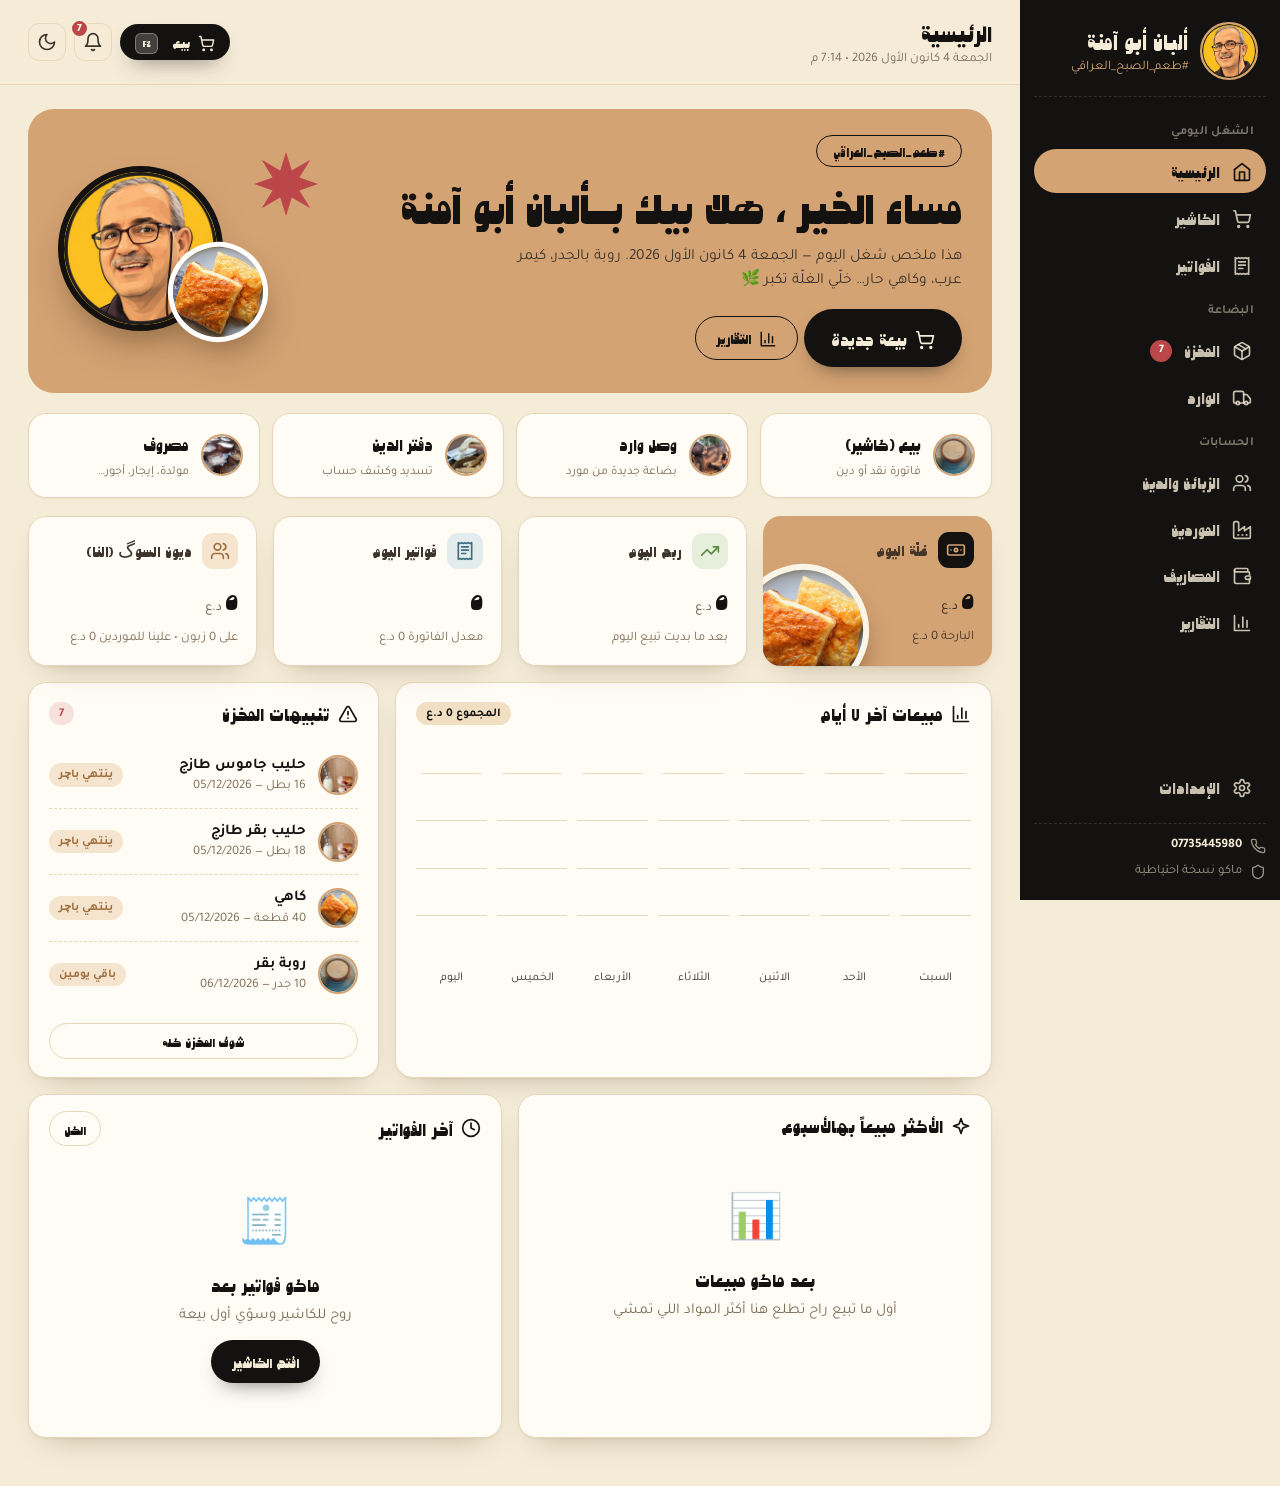
<file: index.html>
<!doctype html>
<html lang="ar" dir="rtl">
<head>
  <meta charset="utf-8">
  <meta name="viewport" content="width=device-width, initial-scale=1">
  <title>ألبان أبو آمنة — إدارة المحل</title>
  <meta name="theme-color" content="#F5ECD7">
  <link rel="preconnect" href="https://fonts.googleapis.com">
  <link rel="preconnect" href="https://fonts.gstatic.com" crossorigin>
  <link href="https://fonts.googleapis.com/css2?family=Tajawal:wght@400;500;700;800&display=swap" rel="stylesheet">
  <link rel="stylesheet" href="css/style.css">
  <link rel="icon" type="image/png" href="assets/img/logo-64.png">
  <link rel="apple-touch-icon" href="assets/img/logo.png">
  <script src="js/brand-font.js"></script>
  <script src="js/brand-logo.js"></script>
  <script>
    try { var t = JSON.parse(localStorage.getItem('abu-amna-theme') || '"auto"'); if (t !== 'auto') document.documentElement.dataset.theme = t; } catch (e) {}
  </script>
</head>
<body>
  <div class="app">
    <aside class="sidebar" id="sidebar">
      <div class="brand">
        <div class="brand-logo"><img src="assets/img/logo.png" alt="ألبان أبو آمنة"></div>
        <div>
          <div class="brand-name" id="brand-name">ألبان أبو آمنة</div>
          <div class="brand-sub">#طعم_الصبح_العراقي</div>
        </div>
      </div>
      <nav class="nav" id="nav"></nav>
      <div class="side-foot" id="side-foot"></div>
    </aside>
    <div class="scrim" id="scrim"></div>

    <main class="main">
      <header class="topbar">
        <button class="icon-btn only-mobile" id="menu-btn" title="القائمة"></button>
        <div class="top-title">
          <h1 id="page-title">الرئيسية</h1>
          <div class="top-date" id="top-date"></div>
        </div>
        <div class="top-actions">
          <button class="btn btn-primary btn-sm hide-sm" id="quick-sale"></button>
          <button class="icon-btn has-badge" id="alerts-btn" title="التنبيهات"></button>
          <button class="icon-btn" id="theme-btn" title="الوضع الليلي / النهاري"></button>
        </div>
      </header>
      <section id="view" class="view"></section>
    </main>
  </div>

  <div id="modal-root"></div>
  <div id="toasts"></div>
  <iframe id="print-frame" title="print" aria-hidden="true"></iframe>

  <script src="js/store.js"></script>
  <script src="js/ui.js"></script>
  <script src="js/pages-main.js"></script>
  <script src="js/pages-stock.js"></script>
  <script src="js/pages-people.js"></script>
  <script src="js/pages-reports.js"></script>
  <script src="js/app.js"></script>
</body>
</html>
</file>
<file: css/style.css>
/* =========================================================
   البان ابو امنة — التصميم
   ========================================================= */
:root {
  /* هوية ألبان أبو آمنة — نفس ألوان الموقع */
  --cream: #F5ECD7; --cream-2: #FBF5E8; --caramel: #D4A373; --caramel-deep: #B98552;
  --brand-green: #6A994E; --brand-red: #BC4749; --ink: #141210; --ink-2: #3D352C;

  --bg: #F5ECD7; --surface: #FFFCF5; --surface-2: #FBF5E8; --surface-3: #F0E4CB;
  --border: #E7D7B8; --border-strong: #D6C09A;
  --text: #141210; --text-2: #3D352C; --muted: #7D6D58;
  --primary: #141210; --primary-600: #3D352C; --primary-soft: #F1DFC4; --primary-ink: #F5ECD7;
  --accent: #D4A373; --accent-soft: #F4E4CD;
  --danger: #BC4749; --danger-soft: #F7E1DD;
  --warn: #A06F3F; --warn-soft: #F5E5CE;
  --info: #3E6E80; --info-soft: #E2ECEC;
  --ok: #5A8A3F; --ok-soft: #E6EFDB;
  --shadow-sm: 0 1px 2px rgba(60, 35, 10, .06);
  --shadow: 0 1px 2px rgba(60, 35, 10, .05), 0 14px 30px -18px rgba(60, 35, 10, .35);
  --shadow-lg: 0 30px 70px -24px rgba(60, 35, 10, .5);
  --radius: 18px; --radius-sm: 12px;
  --sidebar-w: 260px;
  --font: 'Tajawal', 'Segoe UI', Tahoma, sans-serif;
  --font-brand: 'Mataryah', 'Tajawal', 'Segoe UI', Tahoma, sans-serif;
  --c0: #B98552; --c1: #6A994E; --c2: #BC4749; --c3: #3E6E80; --c4: #D4A373; --c5: #3D352C;
  color-scheme: light;
}
:root[data-theme="dark"] {
    --bg: #141210; --surface: #1D1915; --surface-2: #231E19; --surface-3: #2C251F;
    --border: #3A3129; --border-strong: #4A3F34;
    --text: #F5ECD7; --text-2: #D9CBB0; --muted: #A8977E;
    --primary: #D4A373; --primary-600: #E0B286; --primary-soft: #3A2C1E; --primary-ink: #141210;
    --accent: #D4A373; --accent-soft: #3A2C1E;
    --danger: #E0716F; --danger-soft: #3B1E1D;
    --warn: #E0B286; --warn-soft: #3A2C1E;
    --info: #8DB4C4; --info-soft: #1F2C31;
    --ok: #8DBB6E; --ok-soft: #22301A;
    --shadow: 0 1px 2px rgba(0, 0, 0, .35), 0 12px 30px -16px rgba(0, 0, 0, .7);
    --shadow-lg: 0 30px 70px -20px rgba(0, 0, 0, .75);
    --c0: #D4A373; --c1: #8DBB6E; --c2: #E0716F; --c3: #8DB4C4; --c4: #E8C9A4; --c5: #B98552;
    color-scheme: dark;
}
@media (prefers-color-scheme: dark) {
  :root:not([data-theme="light"]) {
      --bg: #141210; --surface: #1D1915; --surface-2: #231E19; --surface-3: #2C251F;
      --border: #3A3129; --border-strong: #4A3F34;
      --text: #F5ECD7; --text-2: #D9CBB0; --muted: #A8977E;
      --primary: #D4A373; --primary-600: #E0B286; --primary-soft: #3A2C1E; --primary-ink: #141210;
      --accent: #D4A373; --accent-soft: #3A2C1E;
      --danger: #E0716F; --danger-soft: #3B1E1D;
      --warn: #E0B286; --warn-soft: #3A2C1E;
      --info: #8DB4C4; --info-soft: #1F2C31;
      --ok: #8DBB6E; --ok-soft: #22301A;
      --shadow: 0 1px 2px rgba(0, 0, 0, .35), 0 12px 30px -16px rgba(0, 0, 0, .7);
      --shadow-lg: 0 30px 70px -20px rgba(0, 0, 0, .75);
      --c0: #D4A373; --c1: #8DBB6E; --c2: #E0716F; --c3: #8DB4C4; --c4: #E8C9A4; --c5: #B98552;
      color-scheme: dark;
  }
}

* { box-sizing: border-box; }
html, body { margin: 0; height: 100%; }
body {
  font-family: var(--font); background: var(--bg); color: var(--text);
  font-size: 15px; line-height: 1.55; -webkit-font-smoothing: antialiased;
}
button, input, select, textarea { font: inherit; color: inherit; }
h1, h2, h3, h4 { margin: 0; line-height: 1.3; }
a { color: var(--primary); }
.ic { flex-shrink: 0; display: block; }
.muted { color: var(--muted); }
.small { font-size: 13px; }
.nowrap { white-space: nowrap; }
.money small { font-size: .72em; color: var(--muted); font-weight: 500; }
.t-pos { color: var(--ok); } .t-neg { color: var(--danger); } .t-warn { color: var(--warn); }
kbd { font-family: inherit; font-size: 11px; padding: 1px 6px; border-radius: 6px; background: rgba(255, 255, 255, .2); border: 1px solid rgba(255, 255, 255, .3); margin-inline-start: 6px; }
#print-frame { position: fixed; width: 0; height: 0; border: 0; left: -9999px; }
::-webkit-scrollbar { width: 10px; height: 10px; }
::-webkit-scrollbar-thumb { background: var(--border-strong); border-radius: 10px; border: 3px solid transparent; background-clip: padding-box; }

/* ---------- الهيكل ---------- */
.app { display: flex; min-height: 100vh; }
.sidebar {
  width: var(--sidebar-w); flex-shrink: 0; background: var(--surface); border-inline-start: 0;
  border-inline-end: 1px solid var(--border); display: flex; flex-direction: column;
  position: sticky; top: 0; height: 100vh; padding: 18px 14px; gap: 14px;
}
.brand { display: flex; align-items: center; gap: 12px; padding: 4px 8px 14px; border-bottom: 1px dashed var(--border); }
.brand-logo {
  width: 46px; height: 46px; border-radius: 14px; display: grid; place-items: center; font-size: 26px;
  background: linear-gradient(145deg, var(--primary-soft), var(--accent-soft)); box-shadow: inset 0 0 0 1px var(--border);
}
.brand-name { font-weight: 800; font-size: 18px; }
.brand-sub { font-size: 12.5px; color: var(--muted); }
.nav { display: flex; flex-direction: column; gap: 3px; overflow-y: auto; flex: 1; }
.nav-sec { font-size: 11.5px; color: var(--muted); font-weight: 700; padding: 12px 12px 4px; letter-spacing: .3px; }
.nav a {
  display: flex; align-items: center; gap: 12px; padding: 10px 12px; border-radius: 12px; color: var(--text-2);
  text-decoration: none; font-weight: 500; transition: background .15s, color .15s; position: relative;
}
.nav a:hover { background: var(--surface-2); color: var(--text); }
.nav a.active { background: var(--primary-soft); color: var(--primary); font-weight: 700; }
.nav a.active::before { content: ''; position: absolute; inset-inline-start: -14px; top: 9px; bottom: 9px; width: 4px; border-radius: 4px; background: var(--primary); }
.nav .nb { margin-inline-start: auto; font-size: 11.5px; font-weight: 700; min-width: 22px; height: 22px; padding: 0 7px; border-radius: 11px; display: grid; place-items: center; background: var(--danger); color: #fff; }
.nav .nb.warn { background: var(--accent); }
.side-foot { border-top: 1px dashed var(--border); padding-top: 12px; font-size: 13px; color: var(--muted); display: grid; gap: 6px; }
.side-foot .row { display: flex; align-items: center; gap: 8px; }
.side-foot a { color: var(--text-2); text-decoration: none; direction: ltr; font-weight: 700; }

.main { flex: 1; min-width: 0; display: flex; flex-direction: column; }
.topbar {
  position: sticky; top: 0; z-index: 20; display: flex; align-items: center; gap: 14px;
  padding: 14px 28px; background: color-mix(in srgb, var(--bg) 85%, transparent); backdrop-filter: blur(10px);
  border-bottom: 1px solid var(--border);
}
.top-title { flex: 1; min-width: 0; }
.top-title h1 { font-size: 21px; font-weight: 800; }
.top-date { font-size: 13px; color: var(--muted); }
.top-actions { display: flex; gap: 8px; align-items: center; }
.view { padding: 24px 28px 48px; flex: 1; animation: fadeIn .25s ease; }
@keyframes fadeIn { from { opacity: 0; transform: translateY(6px); } to { opacity: 1; transform: none; } }
.scrim { display: none; }
.only-mobile { display: none !important; }

/* ---------- أزرار ---------- */
.btn {
  display: inline-flex; align-items: center; justify-content: center; gap: 8px; border: 1px solid transparent;
  border-radius: var(--radius-sm); padding: 9px 16px; font-weight: 700; cursor: pointer; white-space: nowrap;
  background: var(--surface-3); color: var(--text); transition: transform .08s, background .15s, box-shadow .15s, border-color .15s;
  text-decoration: none; font-size: 14.5px;
}
.btn:hover { background: var(--border); }
.btn:active { transform: scale(.98); }
.btn:disabled { opacity: .45; cursor: not-allowed; transform: none; }
.btn-primary { background: var(--primary); color: var(--primary-ink); box-shadow: 0 6px 16px -8px var(--primary); }
.btn-primary:hover { background: var(--primary-600); }
.btn-accent { background: var(--accent); color: #fff; }
.btn-accent:hover { filter: brightness(.95); background: var(--accent); }
.btn-danger { background: var(--danger); color: #fff; }
.btn-danger:hover { background: var(--danger); filter: brightness(.93); }
.btn-ghost { background: transparent; border-color: var(--border); }
.btn-ghost:hover { background: var(--surface-2); }
.btn-soft { background: var(--primary-soft); color: var(--primary); }
.btn-soft:hover { background: var(--primary-soft); filter: brightness(.97); }
.btn-sm { padding: 6px 12px; font-size: 13.5px; border-radius: 10px; }
.btn-lg { padding: 14px 20px; font-size: 17px; border-radius: 14px; }
.btn-block { width: 100%; }
.icon-btn {
  width: 38px; height: 38px; border-radius: 11px; display: inline-grid; place-items: center; cursor: pointer;
  background: transparent; border: 1px solid var(--border); color: var(--text-2); transition: background .15s, color .15s; position: relative; flex-shrink: 0;
}
.icon-btn:hover { background: var(--surface-2); color: var(--text); }
.icon-btn.sm { width: 32px; height: 32px; border-radius: 9px; }
.icon-btn.danger:hover { color: var(--danger); background: var(--danger-soft); border-color: transparent; }
.icon-btn.ok:hover { color: var(--primary); background: var(--primary-soft); border-color: transparent; }
.icon-btn .dot { position: absolute; top: -5px; inset-inline-end: -5px; min-width: 19px; height: 19px; border-radius: 10px; background: var(--danger); color: #fff; font-size: 11px; font-weight: 800; display: grid; place-items: center; padding: 0 5px; border: 2px solid var(--bg); }
.btn-row { display: flex; gap: 6px; flex-wrap: wrap; align-items: center; }
.btn-row.end { justify-content: flex-end; }

/* ---------- حقول ---------- */
.input, .select, textarea.input {
  width: 100%; background: var(--surface); border: 1px solid var(--border-strong); border-radius: var(--radius-sm);
  padding: 10px 12px; outline: none; transition: border-color .15s, box-shadow .15s; min-height: 42px;
}
.input:focus, .select:focus { border-color: var(--primary); box-shadow: 0 0 0 3px color-mix(in srgb, var(--primary) 18%, transparent); }
.input.sm, .select.sm { min-height: 34px; padding: 5px 9px; font-size: 14px; }
textarea.input { min-height: 70px; resize: vertical; }
input[type=number] { -moz-appearance: textfield; }
input[type=number]::-webkit-inner-spin-button { -webkit-appearance: none; }
.field { display: flex; flex-direction: column; gap: 6px; }
.field .lbl { font-size: 13.5px; font-weight: 700; color: var(--text-2); }
.field .hint { font-size: 12.5px; color: var(--muted); }
.form-grid { display: grid; grid-template-columns: repeat(2, 1fr); gap: 14px 16px; }
.form-grid .full { grid-column: 1 / -1; }
.check { display: inline-flex; align-items: center; gap: 8px; cursor: pointer; font-weight: 500; user-select: none; }
.check input { width: 18px; height: 18px; accent-color: var(--primary); }
.search-box { position: relative; display: flex; align-items: center; }
.search-box .ic { position: absolute; inset-inline-start: 12px; color: var(--muted); pointer-events: none; }
.search-box .input { padding-inline-start: 40px; }
.search-box.big .input { min-height: 50px; font-size: 16px; border-radius: 14px; background: var(--surface); }

/* أزرار مجمعة */
.seg { display: inline-flex; background: var(--surface-3); padding: 4px; border-radius: 12px; gap: 3px; flex-wrap: wrap; }
.seg button { border: 0; background: transparent; padding: 7px 14px; border-radius: 9px; cursor: pointer; font-weight: 700; color: var(--text-2); font-size: 14px; display: inline-flex; gap: 6px; align-items: center; }
.seg button.active { background: var(--surface); color: var(--primary); box-shadow: var(--shadow-sm); }
.seg.full { display: flex; } .seg.full button { flex: 1; justify-content: center; }

.chips { display: flex; gap: 8px; overflow-x: auto; padding-bottom: 4px; scrollbar-width: thin; }
.chip {
  border: 1px solid var(--border); background: var(--surface); padding: 7px 14px; border-radius: 999px; cursor: pointer;
  white-space: nowrap; font-weight: 600; color: var(--text-2); display: inline-flex; gap: 6px; align-items: center; font-size: 14px; transition: all .15s;
}
.chip:hover { border-color: var(--border-strong); }
.chip.active { background: var(--primary); color: var(--primary-ink); border-color: var(--primary); }
.chip .cnt { font-size: 11.5px; opacity: .75; }

/* ---------- بطاقات ---------- */
.card { background: var(--surface); border: 1px solid var(--border); border-radius: var(--radius); box-shadow: var(--shadow); }
.card-pad { padding: 18px 20px; }
.card-head { display: flex; align-items: center; justify-content: space-between; gap: 10px; padding: 16px 20px 0; }
.card-head h3 { font-size: 16.5px; font-weight: 800; display: flex; gap: 8px; align-items: center; }
.card-body { padding: 14px 20px 18px; }
.grid { display: grid; gap: 16px; }
.g-2 { grid-template-columns: repeat(2, minmax(0, 1fr)); }
.g-3 { grid-template-columns: repeat(3, minmax(0, 1fr)); }
.g-4 { grid-template-columns: repeat(4, minmax(0, 1fr)); }
.g-main { grid-template-columns: minmax(0, 1.7fr) minmax(0, 1fr); }
.mt { margin-top: 16px; } .mt-l { margin-top: 22px; }

.page-head { display: flex; align-items: flex-end; justify-content: space-between; gap: 16px; margin-bottom: 18px; flex-wrap: wrap; }
.page-head h2 { font-size: 24px; font-weight: 800; }
.page-head p { margin: 4px 0 0; color: var(--muted); }

.kpi { padding: 16px 18px; display: flex; flex-direction: column; gap: 8px; position: relative; overflow: hidden; }
.kpi-top { display: flex; align-items: center; gap: 10px; color: var(--text-2); font-weight: 700; font-size: 14px; }
.kpi-ic { width: 36px; height: 36px; border-radius: 11px; display: grid; place-items: center; }
.kpi-val { font-size: 26px; font-weight: 800; letter-spacing: -.3px; }
.kpi-val .money small { font-size: 13px; }
.kpi-sub { font-size: 13px; color: var(--muted); display: flex; gap: 6px; align-items: center; flex-wrap: wrap; }
.tone-primary .kpi-ic { background: var(--primary-soft); color: var(--primary); }
.tone-accent .kpi-ic { background: var(--accent-soft); color: var(--accent); }
.tone-info .kpi-ic { background: var(--info-soft); color: var(--info); }
.tone-danger .kpi-ic { background: var(--danger-soft); color: var(--danger); }
.tone-ok .kpi-ic { background: var(--ok-soft); color: var(--ok); }
.tone-warn .kpi-ic { background: var(--warn-soft); color: var(--warn); }
.kpi.hero { background: linear-gradient(135deg, var(--primary), color-mix(in srgb, var(--primary) 70%, #0a3d31)); color: #fff; border: 0; }
.kpi.hero .kpi-top, .kpi.hero .kpi-sub, .kpi.hero .money small { color: rgba(255, 255, 255, .85); }
.kpi.hero .kpi-ic { background: rgba(255, 255, 255, .18); color: #fff; }

.delta { display: inline-flex; align-items: center; gap: 3px; font-weight: 700; padding: 1px 8px; border-radius: 999px; font-size: 12px; }
.delta.up { background: var(--ok-soft); color: var(--ok); }
.delta.down { background: var(--danger-soft); color: var(--danger); }
.kpi.hero .delta { background: rgba(255, 255, 255, .2); color: #fff; }

.badge { display: inline-flex; align-items: center; gap: 4px; font-size: 12px; font-weight: 700; padding: 2px 9px; border-radius: 999px; white-space: nowrap; background: var(--surface-3); color: var(--text-2); }
.badge.ok { background: var(--ok-soft); color: var(--ok); }
.badge.warn { background: var(--warn-soft); color: var(--warn); }
.badge.danger { background: var(--danger-soft); color: var(--danger); }
.badge.info { background: var(--info-soft); color: var(--info); }
.badge.primary { background: var(--primary-soft); color: var(--primary); }
.badge.accent { background: var(--accent-soft); color: var(--accent); }

/* ترحيب */
.hello { display: flex; align-items: center; justify-content: space-between; gap: 16px; margin-bottom: 20px; flex-wrap: wrap; }
.hello h2 { font-size: 25px; font-weight: 800; }
.hello p { margin: 4px 0 0; color: var(--muted); }
.quick { display: grid; grid-template-columns: repeat(4, minmax(0, 1fr)); gap: 12px; margin-bottom: 18px; }
.quick button {
  display: flex; align-items: center; gap: 12px; padding: 14px 16px; border-radius: var(--radius); cursor: pointer; text-align: start;
  background: var(--surface); border: 1px solid var(--border); box-shadow: var(--shadow-sm); transition: transform .12s, box-shadow .15s, border-color .15s;
}
.quick button:hover { transform: translateY(-2px); box-shadow: var(--shadow); border-color: var(--border-strong); }
.quick .q-ic { width: 42px; height: 42px; border-radius: 12px; display: grid; place-items: center; font-size: 21px; }
.quick b { display: block; font-size: 15px; }
.quick span.s { font-size: 12.5px; color: var(--muted); }

/* قوائم */
.list { display: flex; flex-direction: column; }
.li { display: flex; align-items: center; gap: 12px; padding: 11px 0; border-bottom: 1px dashed var(--border); }
.li:last-child { border-bottom: 0; }
.li-ic { width: 40px; height: 40px; border-radius: 12px; display: grid; place-items: center; font-size: 21px; background: var(--surface-2); flex-shrink: 0; border: 1px solid var(--border); }
.li-main { flex: 1; min-width: 0; }
.li-title { font-weight: 700; white-space: nowrap; overflow: hidden; text-overflow: ellipsis; }
.li-sub { font-size: 13px; color: var(--muted); }
.li-end { text-align: end; flex-shrink: 0; }

/* رسوم */
.bars { display: flex; align-items: flex-end; gap: 10px; padding-top: 6px; }
.bar-col { flex: 1; display: flex; flex-direction: column; align-items: center; gap: 6px; min-width: 0; }
.bar-track { height: var(--h); width: 100%; display: flex; align-items: flex-end; justify-content: center; background: repeating-linear-gradient(to top, transparent 0 calc(var(--h) / 4 - 1px), var(--border) calc(var(--h) / 4 - 1px) calc(var(--h) / 4)); border-radius: 8px; }
.bar { width: min(44px, 70%); border-radius: 9px 9px 4px 4px; background: color-mix(in srgb, var(--primary) 45%, var(--surface)); transition: height .5s cubic-bezier(.2, .8, .2, 1); }
.bar-col:hover .bar { background: color-mix(in srgb, var(--primary) 70%, var(--surface)); }
.bar-col.hl .bar { background: var(--primary); }
.bar-val { font-size: 11.5px; color: var(--muted); font-weight: 700; white-space: nowrap; min-height: 18px; }
.bar-lbl { font-size: 12px; color: var(--text-2); white-space: nowrap; overflow: hidden; text-overflow: ellipsis; max-width: 100%; }
.bars.dense { gap: 3px; } .bars.dense .bar-lbl { font-size: 10px; } .bars.dense .bar-val { font-size: 0; min-height: 0; }
.hbars { display: flex; flex-direction: column; gap: 12px; }
.hbar-top { display: flex; justify-content: space-between; gap: 10px; font-size: 14px; margin-bottom: 5px; }
.hbar-top span { white-space: nowrap; overflow: hidden; text-overflow: ellipsis; }
.hbar-track { height: 9px; background: var(--surface-3); border-radius: 9px; overflow: hidden; }
.hbar-fill { height: 100%; border-radius: 9px; transition: width .5s; }
.hbar-sub { font-size: 12px; color: var(--muted); margin-top: 3px; }
.c0 { background: var(--c0); } .c1 { background: var(--c1); } .c2 { background: var(--c2); } .c3 { background: var(--c3); } .c4 { background: var(--c4); } .c5 { background: var(--c5); }

/* جداول */
.table-wrap { overflow-x: auto; }
table.table { width: 100%; border-collapse: separate; border-spacing: 0; font-size: 14.5px; }
.table th { text-align: start; font-size: 12.5px; color: var(--muted); font-weight: 700; padding: 10px 14px; background: var(--surface-2); border-bottom: 1px solid var(--border); white-space: nowrap; }
.table th:first-child { border-start-start-radius: 12px; } .table th:last-child { border-start-end-radius: 12px; }
.table td { padding: 11px 14px; border-bottom: 1px solid var(--border); vertical-align: middle; }
.table tbody tr { transition: background .12s; }
.table tbody tr:hover { background: var(--surface-2); }
.table tbody tr:last-child td { border-bottom: 0; }
.table .actions { display: flex; gap: 4px; justify-content: flex-end; }
.table tfoot td { font-weight: 800; background: var(--surface-2); border-top: 1px solid var(--border); }
.table-wrap > table.table { min-width: 680px; }
.table-wrap > table.line-table { min-width: 940px; }
#pos-cats { flex-wrap: wrap; overflow: visible; }
.p-name { display: flex; align-items: center; gap: 10px; min-width: 170px; }
.p-name b { white-space: nowrap; }
.p-emoji { width: 38px; height: 38px; border-radius: 11px; display: grid; place-items: center; font-size: 21px; background: var(--surface-2); border: 1px solid var(--border); flex-shrink: 0; }
.tr-dim { opacity: .55; }

.toolbar { display: flex; gap: 10px; align-items: center; flex-wrap: wrap; margin-bottom: 14px; }
.toolbar .search-box { flex: 1; min-width: 220px; max-width: 380px; }
.toolbar .select { width: auto; min-width: 160px; }
.tabs { display: flex; gap: 4px; border-bottom: 1px solid var(--border); margin-bottom: 18px; overflow-x: auto; }
.tabs button { border: 0; background: none; padding: 10px 16px; font-weight: 700; color: var(--muted); cursor: pointer; border-bottom: 3px solid transparent; margin-bottom: -1px; display: inline-flex; gap: 8px; align-items: center; white-space: nowrap; }
.tabs button.active { color: var(--primary); border-bottom-color: var(--primary); }

.empty { text-align: center; padding: 36px 16px; color: var(--muted); }
.empty-ic { font-size: 44px; margin-bottom: 6px; }
.empty h4 { color: var(--text); font-size: 17px; margin-bottom: 4px; }
.empty p { margin: 0 0 12px; }

/* ---------- الكاشير ---------- */
.view.pos-view { padding: 18px 22px; }
.pos { display: grid; grid-template-columns: minmax(0, 1fr) 410px; gap: 18px; align-items: start; }
.pos-left { display: flex; flex-direction: column; gap: 14px; min-width: 0; }
.prod-grid { display: grid; grid-template-columns: repeat(auto-fill, minmax(158px, 1fr)); gap: 12px; }
.pcard {
  background: var(--surface); border: 1px solid var(--border); border-radius: 16px; padding: 14px 12px 12px; cursor: pointer; text-align: center;
  display: flex; flex-direction: column; align-items: center; gap: 6px; transition: transform .1s, box-shadow .15s, border-color .15s; position: relative; user-select: none;
}
.pcard:hover { border-color: var(--primary); box-shadow: var(--shadow); transform: translateY(-2px); }
.pcard:active { transform: scale(.97); }
.pcard .pe { width: 58px; height: 58px; border-radius: 18px; display: grid; place-items: center; font-size: 32px; background: var(--hue, var(--surface-2)); }
.pcard .pn { font-weight: 700; font-size: 14.5px; line-height: 1.35; min-height: 2.7em; display: flex; align-items: center; }
.pcard .pp { font-weight: 800; color: var(--primary); font-size: 15px; }
.pcard .pp small { color: var(--muted); font-weight: 500; font-size: 12px; }
.pcard .ps { position: absolute; top: 8px; inset-inline-start: 8px; font-size: 11px; }
.pcard .pin-cnt { position: absolute; top: 8px; inset-inline-end: 8px; background: var(--primary); color: var(--primary-ink); font-weight: 800; font-size: 12px; min-width: 24px; height: 24px; border-radius: 12px; display: grid; place-items: center; padding: 0 6px; }
.pcard.out { opacity: .6; }

.pos-cart { position: sticky; top: 86px; display: flex; flex-direction: column; max-height: calc(100vh - 106px); overflow: hidden; }
.cart-head { display: flex; align-items: center; justify-content: space-between; padding: 14px 16px 10px; }
.cart-head h3 { font-size: 17px; font-weight: 800; display: flex; align-items: center; gap: 8px; }
.pill { background: var(--primary-soft); color: var(--primary); font-size: 12.5px; padding: 1px 9px; border-radius: 999px; }
.cart-cust { padding: 0 16px 12px; display: flex; flex-direction: column; gap: 6px; }
.cart-cust .row { display: flex; gap: 6px; }
.cust-info { font-size: 13px; display: flex; justify-content: space-between; background: var(--warn-soft); color: var(--warn); padding: 6px 10px; border-radius: 9px; font-weight: 600; }
.cart-lines { flex: 1; overflow-y: auto; padding: 4px 12px; border-top: 1px solid var(--border); border-bottom: 1px solid var(--border); background: var(--surface-2); min-height: 120px; }
.cline { display: grid; grid-template-columns: 34px 1fr auto; gap: 4px 10px; align-items: center; padding: 10px 6px; border-bottom: 1px dashed var(--border); animation: fadeIn .2s; }
.cline:last-child { border-bottom: 0; }
.cl-ic { font-size: 24px; text-align: center; grid-row: span 2; }
.cl-name { font-weight: 700; font-size: 14.5px; }
.cl-total { font-weight: 800; text-align: end; }
.cl-sub { display: flex; align-items: center; gap: 6px; font-size: 12.5px; color: var(--muted); }
.cl-sub input { width: 76px; }
.cl-ctrl { display: flex; align-items: center; gap: 6px; justify-content: flex-end; }
.qty { display: inline-flex; align-items: center; border: 1px solid var(--border-strong); border-radius: 10px; overflow: hidden; background: var(--surface); }
.qty button { border: 0; background: transparent; width: 30px; height: 30px; cursor: pointer; display: grid; place-items: center; color: var(--text-2); }
.qty button:hover { background: var(--surface-3); }
.qty input { width: 54px; border: 0; text-align: center; background: transparent; outline: none; font-weight: 700; height: 30px; }
.mini { border: 1px solid var(--border); border-radius: 7px; padding: 2px 6px; background: var(--surface); outline: none; height: 26px; }
.mini:focus { border-color: var(--primary); }
.cart-empty { text-align: center; color: var(--muted); padding: 34px 10px; }
.cart-empty .e { font-size: 40px; }
.cart-sum { padding: 12px 16px 6px; display: flex; flex-direction: column; gap: 6px; }
.sum-row { display: flex; justify-content: space-between; align-items: center; font-size: 14.5px; color: var(--text-2); }
.sum-row input { width: 120px; }
.sum-total { display: flex; justify-content: space-between; align-items: center; padding: 10px 14px; border-radius: 12px; background: var(--primary-soft); color: var(--primary); margin-top: 4px; }
.sum-total b { font-size: 25px; font-weight: 800; }
.sum-total .money small { color: var(--primary); }
.cart-pay { padding: 8px 16px 16px; display: flex; flex-direction: column; gap: 10px; }
.pay-extra { display: flex; gap: 10px; align-items: center; }
.pay-extra .input { flex: 1; }
.pay-note { font-size: 13.5px; font-weight: 700; padding: 6px 10px; border-radius: 9px; background: var(--surface-2); display: flex; justify-content: space-between; }

.preset-grid { display: grid; grid-template-columns: repeat(4, 1fr); gap: 8px; }
.preset { padding: 14px 6px; border-radius: 12px; border: 1px solid var(--border); background: var(--surface-2); cursor: pointer; font-weight: 700; transition: all .12s; }
.preset:hover { border-color: var(--primary); background: var(--primary-soft); color: var(--primary); }
.preset small { display: block; font-weight: 500; color: var(--muted); font-size: 12px; }
.qd-head { display: flex; gap: 12px; align-items: center; margin-bottom: 14px; }
.qd-head .pe { font-size: 34px; width: 56px; height: 56px; border-radius: 16px; display: grid; place-items: center; background: var(--surface-2); }
.qd-prev { margin-top: 14px; padding: 12px 14px; border-radius: 12px; background: var(--primary-soft); color: var(--primary); display: flex; justify-content: space-between; font-weight: 700; }

.emoji-pick { display: flex; flex-wrap: wrap; gap: 6px; }
.emoji-pick button { width: 38px; height: 38px; border-radius: 10px; border: 1px solid var(--border); background: var(--surface-2); font-size: 20px; cursor: pointer; }
.emoji-pick button.active { border-color: var(--primary); background: var(--primary-soft); box-shadow: 0 0 0 2px var(--primary); }

/* ---------- نوافذ ---------- */
#modal-root { position: relative; z-index: 100; }
.modal-backdrop { position: fixed; inset: 0; background: rgba(12, 20, 17, .5); backdrop-filter: blur(3px); display: grid; grid-template-columns: minmax(0, 1fr); place-items: center; padding: 20px; animation: bdIn .15s; z-index: 100; }
.modal-backdrop.closing { animation: bdOut .16s forwards; }
@keyframes bdIn { from { opacity: 0; } }
@keyframes bdOut { to { opacity: 0; } }
.modal { background: var(--surface); border-radius: 20px; box-shadow: var(--shadow-lg); width: min(560px, 100%); max-height: calc(100vh - 40px); display: flex; flex-direction: column; animation: mIn .2s cubic-bezier(.2, .9, .3, 1.2); border: 1px solid var(--border); }
@keyframes mIn { from { transform: translateY(14px) scale(.97); opacity: 0; } }
.modal.sm { width: min(420px, 100%); }
.modal.lg { width: min(820px, 100%); }
.modal.xl { width: min(1040px, 100%); }
.modal-head { display: flex; align-items: center; justify-content: space-between; padding: 16px 20px; border-bottom: 1px solid var(--border); gap: 10px; }
.modal-head h3 { font-size: 18px; font-weight: 800; display: flex; gap: 8px; align-items: center; }
.modal-body { padding: 18px 20px; overflow-y: auto; min-width: 0; }
.modal { min-width: 0; }
.modal-foot { display: flex; justify-content: flex-end; gap: 8px; padding: 14px 20px; border-top: 1px solid var(--border); background: var(--surface-2); border-radius: 0 0 20px 20px; flex-wrap: wrap; }
.modal-foot .spacer { flex: 1; }
.confirm-msg { margin: 0; font-size: 15.5px; }
.receipt-preview { background: #fff; color: #111; border-radius: 12px; padding: 16px; border: 1px dashed var(--border-strong); font-family: Tahoma, 'Segoe UI', sans-serif; font-size: 13px; max-width: 380px; margin: 0 auto; }
.receipt-preview .rc-head { text-align: center; border-bottom: 1px dashed #999; padding-bottom: 8px; margin-bottom: 8px; }
.receipt-preview h1 { font-size: 18px; margin: 2px 0; }
.receipt-preview .rc-meta { display: flex; justify-content: space-between; font-size: 12px; margin: 3px 0; }
.receipt-preview table { width: 100%; border-collapse: collapse; margin: 8px 0; }
.receipt-preview th, .receipt-preview td { padding: 4px 2px; text-align: right; font-size: 12px; }
.receipt-preview th { border-bottom: 1px solid #333; }
.receipt-preview td.n, .receipt-preview th.n { text-align: left; white-space: nowrap; }
.receipt-preview tbody td { border-bottom: 1px dotted #ccc; }
.receipt-preview .rc-tot div { display: flex; justify-content: space-between; padding: 2px 0; }
.receipt-preview .rc-tot .big { font-size: 16px; font-weight: bold; border-top: 1px dashed #999; border-bottom: 1px dashed #999; padding: 5px 0; margin: 4px 0; }
.receipt-preview .rc-foot { text-align: center; margin-top: 10px; font-size: 12px; color: #444; }
.receipt-preview .rc-stamp { text-align: center; border: 2px solid #c00; color: #c00; font-weight: bold; padding: 4px; margin: 8px 0; border-radius: 6px; }

.line-table .input, .line-table .select { min-height: 36px; padding: 6px 8px; font-size: 14px; }
.line-table td { padding: 6px 6px; }
.total-box { display: flex; justify-content: space-between; align-items: center; padding: 12px 16px; border-radius: 12px; background: var(--primary-soft); color: var(--primary); font-weight: 800; font-size: 18px; }

/* ---------- تنبيهات ---------- */
#toasts { position: fixed; bottom: 20px; left: 20px; z-index: 200; display: flex; flex-direction: column; gap: 10px; align-items: flex-start; }
.toast {
  display: flex; align-items: center; gap: 10px; background: var(--text); color: var(--bg); padding: 12px 16px; border-radius: 14px;
  box-shadow: var(--shadow-lg); font-weight: 600; animation: tIn .25s cubic-bezier(.2, .9, .3, 1.2); max-width: 440px;
}
.toast.out { animation: tOut .2s forwards; }
@keyframes tIn { from { transform: translateY(16px); opacity: 0; } }
@keyframes tOut { to { transform: translateY(8px); opacity: 0; } }
.t-ic { width: 26px; height: 26px; border-radius: 50%; display: grid; place-items: center; background: var(--ok); color: #fff; flex-shrink: 0; }
.toast.warn .t-ic { background: var(--accent); }
.toast.err .t-ic { background: var(--danger); }
.t-act { background: rgba(127, 127, 127, .25); border: 0; color: inherit; padding: 5px 12px; border-radius: 9px; cursor: pointer; font-weight: 700; }

.alert-box { display: flex; gap: 12px; align-items: flex-start; padding: 12px 14px; border-radius: 12px; background: var(--warn-soft); color: var(--warn); font-weight: 600; font-size: 14px; }
.alert-box.info { background: var(--info-soft); color: var(--info); }
.alert-box.danger { background: var(--danger-soft); color: var(--danger); }
.alert-box .btn { margin-inline-start: auto; }

.stat-line { display: flex; justify-content: space-between; padding: 9px 0; border-bottom: 1px dashed var(--border); }
.stat-line:last-child { border-bottom: 0; }
.stat-line.total { font-weight: 800; font-size: 17px; border-top: 2px solid var(--border-strong); border-bottom: 0; padding-top: 12px; }

.party-avatar { width: 38px; height: 38px; border-radius: 50%; display: grid; place-items: center; font-weight: 800; color: #fff; flex-shrink: 0; font-size: 15px; }
.setting-sec { display: grid; grid-template-columns: 260px 1fr; gap: 24px; padding: 22px 0; border-bottom: 1px solid var(--border); }
.setting-sec:last-child { border-bottom: 0; }
.setting-sec h3 { font-size: 16px; font-weight: 800; }
.setting-sec p { color: var(--muted); font-size: 13.5px; margin: 4px 0 0; }

/* =========================================================
   هوية ألبان أبو آمنة (الخط، الشريط الجانبي، الصور)
   ========================================================= */
/* خط الهوية (DG Mataryah) للعناوين والأزرار والأرقام الكبيرة — صغير بطبعه، فالأحجام أكبر من العادي */
h1, h2, h3, h4, .brand-name, .nav a, .btn, .chip, .seg button, .tabs button,
.kpi-val, .kpi-top, .sum-total, .pcard .pn, .pcard .pp, .modal-head h3, .card-head h3, .cart-head h3,
.empty h4, .quick b, .stat-line.total, .total-box, .preset, .top-title h1, .p-name b,
.cl-name, .cl-total, .qd-prev, .party-avatar, .setting-sec h3 {
  font-family: var(--font-brand); font-weight: 400; letter-spacing: 0;
}
.kpi-val { font-size: 36px; line-height: 1.2; }
.kpi-top { font-size: 19px; }
.page-head h2 { font-size: 40px; line-height: 1.2; }
.top-title h1 { font-size: 30px; line-height: 1.2; }
.card-head h3, .modal-head h3, .cart-head h3 { font-size: 23px; }
.empty h4 { font-size: 23px; }
.quick b { font-size: 21px; }
.pcard .pn { font-size: 19px; }
.p-name b, .cl-name, .cl-total { font-size: 19px; }
.preset { font-size: 19px; }
.qd-prev, .total-box { font-size: 20px; }
.stat-line.total { font-size: 22px; }
.setting-sec h3 { font-size: 21px; }
.sum-total b { font-size: 32px; font-weight: 400; }
.btn { border-radius: 999px; padding: 8px 20px 6px; font-size: 18px; }
.btn-sm { padding: 5px 14px 3px; font-size: 16.5px; }
.btn-lg { padding: 12px 26px 9px; font-size: 22px; border-radius: 999px; }
.btn-primary { box-shadow: 0 10px 22px -12px rgba(20, 18, 16, .7); }
.btn-accent { background: var(--caramel); color: var(--ink); }
.chip { padding: 6px 16px 4px; font-size: 17.5px; }
.seg button { padding: 6px 15px 4px; font-size: 17.5px; }
.tabs button { font-size: 19.5px; }
.field .lbl { color: var(--text-2); }
.badge { padding: 3px 10px 2px; }
.money small { font-family: var(--font); }

/* الشريط الجانبي بلون الحبر مثل قائمة الموقع */
.sidebar { background: var(--ink); border-inline-end: 0; color: var(--cream); }
.brand { border-bottom-color: rgba(245, 236, 215, .14); padding-bottom: 16px; }
.brand-logo { width: 58px; height: 58px; border-radius: 50%; padding: 0; overflow: hidden; border: 2px solid var(--caramel); background: #FBC21F; box-shadow: none; flex-shrink: 0; }
.brand-logo img { width: 100%; height: 100%; object-fit: cover; display: block; }
.brand-name { font-size: 29px; line-height: 1.15; color: var(--cream); font-weight: 400; }
.brand-sub { color: var(--caramel); font-size: 13px; }
.nav-sec { color: rgba(245, 236, 215, .45); font-size: 12.5px; }
.nav a { color: rgba(245, 236, 215, .8); font-size: 20.5px; padding: 7px 14px 5px; border-radius: 999px; }
.nav a:hover { background: rgba(245, 236, 215, .08); color: var(--cream); }
.nav a.active { background: var(--caramel); color: var(--ink); font-weight: 400; }
.nav a.active::before { display: none; }
.nav .nb { font-family: var(--font); background: var(--brand-red); }
.nav .nb.warn { background: var(--cream); color: var(--ink); }
.nav a.active .nb.warn { background: var(--ink); color: var(--cream); }
.side-foot { border-top-color: rgba(245, 236, 215, .14); color: rgba(245, 236, 215, .6); }
.side-foot a { color: var(--cream); }

/* بطاقة الغلّة بلون الكراميل مع ستيكر الكاهي */
.kpi.hero { background: var(--caramel); color: var(--ink); border: 0; }
.kpi.hero .kpi-top, .kpi.hero .kpi-sub, .kpi.hero .money small { color: rgba(20, 18, 16, .75); }
.kpi.hero .kpi-ic { background: var(--ink); color: var(--caramel); }
.kpi.hero .delta { background: rgba(20, 18, 16, .12); color: var(--ink); }
.kpi.hero::after {
  content: ''; position: absolute; inset-inline-end: -26px; bottom: -30px; width: 120px; height: 120px; border-radius: 50%;
  background: url('../assets/img/kahi.jpg') center / cover; border: 6px solid var(--cream-2); transform: rotate(-18deg);
  box-shadow: 0 18px 30px -14px rgba(60, 35, 10, .55);
}
.kpi.hero > * { position: relative; z-index: 1; }

/* الرسم البياني */
.bar { background: var(--caramel); border-radius: 999px 999px 6px 6px; }
.bar-col:hover .bar { background: var(--caramel-deep); }
.bar-col.hl .bar { background: var(--text); }

/* الترحيب بنفس روح واجهة الموقع */
.welcome {
  position: relative; overflow: hidden; border-radius: 26px; padding: 26px 30px; margin-bottom: 20px;
  background: var(--caramel); color: var(--ink); display: flex; align-items: center; gap: 24px; min-height: 190px;
}
.welcome .w-txt { flex: 1; position: relative; z-index: 1; }
.welcome .w-tag { font-family: var(--font-brand); font-size: 17px; display: inline-block; padding: 3px 16px 1px; border: 1.5px solid var(--ink); border-radius: 999px; margin-bottom: 8px; }
.welcome h2 { font-family: var(--font-brand); font-weight: 400; font-size: clamp(38px, 4.4vw, 62px); line-height: 1.1; }
.welcome p { margin: 8px 0 16px; color: var(--ink-2); font-size: 15.5px; max-width: 52ch; }
.welcome .btn-primary { background: var(--ink); color: var(--cream); }
.welcome .btn-ghost { border-color: var(--ink); color: var(--ink); }
.welcome .btn-ghost:hover { background: rgba(20, 18, 16, .08); }
.w-imgs { position: relative; width: 210px; height: 170px; flex-shrink: 0; }
.w-imgs img { position: absolute; object-fit: cover; border-radius: 50%; box-shadow: 0 20px 40px -16px rgba(60, 35, 10, .6); }
.w-imgs .w1 { width: 165px; height: 165px; inset-inline-end: 0; top: 0; border: 6px solid var(--cream); }
.w-imgs .w-logo { object-fit: contain; background: #FBC21F; border-color: var(--ink); }
.w-imgs .w2 { width: 100px; height: 100px; inset-inline-start: 0; bottom: -6px; border: 5px solid #fff; transform: rotate(-18deg); }
.w-star { position: absolute; width: 64px; inset-inline-end: 196px; top: -14px; fill: var(--brand-red); }

/* صور المنتجات */
.pimg { width: 100%; height: 100%; object-fit: cover; display: block; border-radius: inherit; }
.has-img { overflow: hidden; padding: 0 !important; }
.pcard .pe { width: 78px; height: 78px; border-radius: 50%; font-size: 36px; }
.pcard .pe.has-img { border: 3px solid var(--caramel); box-shadow: 0 10px 18px -10px rgba(60, 35, 10, .55); }
.pcard:hover { border-color: var(--caramel); }
.pcard .pp { color: var(--caramel-deep); font-family: var(--font-brand); font-size: 21px; }
.pcard .pp small { font-family: var(--font); font-size: 13px; }
.pcard .pin-cnt { background: var(--ink); color: var(--cream); font-family: var(--font); }
.p-emoji.has-img, .li-ic.has-img { border-radius: 50%; border: 2px solid var(--caramel); }
.cl-ic { width: 38px; height: 38px; border-radius: 50%; display: grid; place-items: center; }
.cl-ic.has-img { border: 2px solid var(--caramel); }
.qd-head .pe { border-radius: 50%; }
.qd-head .pe.has-img { border: 3px solid var(--caramel); width: 64px; height: 64px; }
.img-pick { display: flex; flex-wrap: wrap; gap: 8px; }
.img-pick button { width: 54px; height: 54px; border-radius: 50%; border: 2px solid var(--border); padding: 0; overflow: hidden; cursor: pointer; background: var(--surface-2); font-size: 13px; color: var(--muted); font-family: var(--font-brand); }
.img-pick button img { width: 100%; height: 100%; object-fit: cover; display: block; }
.img-pick button.active { border-color: var(--ink); box-shadow: 0 0 0 3px var(--caramel); }
.img-pick .up { display: grid; place-items: center; border-style: dashed; }
.pos-cart { overflow-y: auto; }
.cart-lines { flex: 1 0 auto; min-height: 180px; }
#pay-mode button { font-size: 16.5px; white-space: nowrap; padding-inline: 8px; }
.sum-total { background: var(--ink); color: var(--cream); border-radius: 999px; padding: 10px 22px 8px; }
.sum-total .money small { color: var(--caramel); }
:root[data-theme="dark"] .sum-total { background: var(--caramel); color: var(--ink); }
:root[data-theme="dark"] .sum-total .money small { color: var(--ink-2); }
.receipt-preview .rc-head h1 { font-family: var(--font-brand); font-weight: 400; font-size: 28px; }
.receipt-preview .rc-logo { display: block; width: 64px; height: 64px; margin: 0 auto 4px; border-radius: 50%; }
.receipt-preview .rc-tag { font-family: var(--font-brand); font-size: 15px; }
.q-photo { border-radius: 50% !important; overflow: hidden; border: 2px solid var(--caramel); }
.q-photo img { width: 100%; height: 100%; object-fit: cover; display: block; }
.quick button:hover { border-color: var(--caramel); }
.hbar-img { width: 26px; height: 26px; border-radius: 50%; object-fit: cover; vertical-align: middle; margin-inline-end: 8px; border: 2px solid var(--caramel); }
.hbar-top span { display: flex; align-items: center; }

/* ---------- الشاشات الصغيرة ---------- */
@media (max-width: 1200px) {
  .g-4 { grid-template-columns: repeat(2, minmax(0, 1fr)); }
  .quick { grid-template-columns: repeat(2, minmax(0, 1fr)); }
  .pos { grid-template-columns: minmax(0, 1fr) 360px; }
}
@media (max-width: 980px) {
  .sidebar { position: fixed; inset-block: 0; inset-inline-start: 0; z-index: 60; transform: translateX(110%); transition: transform .25s; box-shadow: var(--shadow-lg); }
  .sidebar.open { transform: none; }
  .scrim.show { display: block; position: fixed; inset: 0; background: rgba(0, 0, 0, .4); z-index: 55; }
  .only-mobile { display: inline-grid !important; }
  .g-main, .g-3, .g-2 { grid-template-columns: minmax(0, 1fr); }
  .pos { grid-template-columns: minmax(0, 1fr); }
  .pos-cart { position: static; max-height: none; }
  .view, .view.pos-view { padding: 16px; }
  .topbar { padding: 12px 16px; }
  .setting-sec { grid-template-columns: 1fr; gap: 12px; }
}
@media (max-width: 600px) {
  .welcome { flex-direction: column; align-items: flex-start; padding: 22px; }
  .w-imgs { display: none; }
  .g-4, .quick { grid-template-columns: minmax(0, 1fr); }
  .form-grid { grid-template-columns: 1fr; }
  .hide-sm { display: none !important; }
  .prod-grid { grid-template-columns: repeat(2, minmax(0, 1fr)); }
  .preset-grid { grid-template-columns: repeat(2, 1fr); }
  .top-date { display: none; }
  .modal-backdrop { padding: 8px; }
}
</file>
